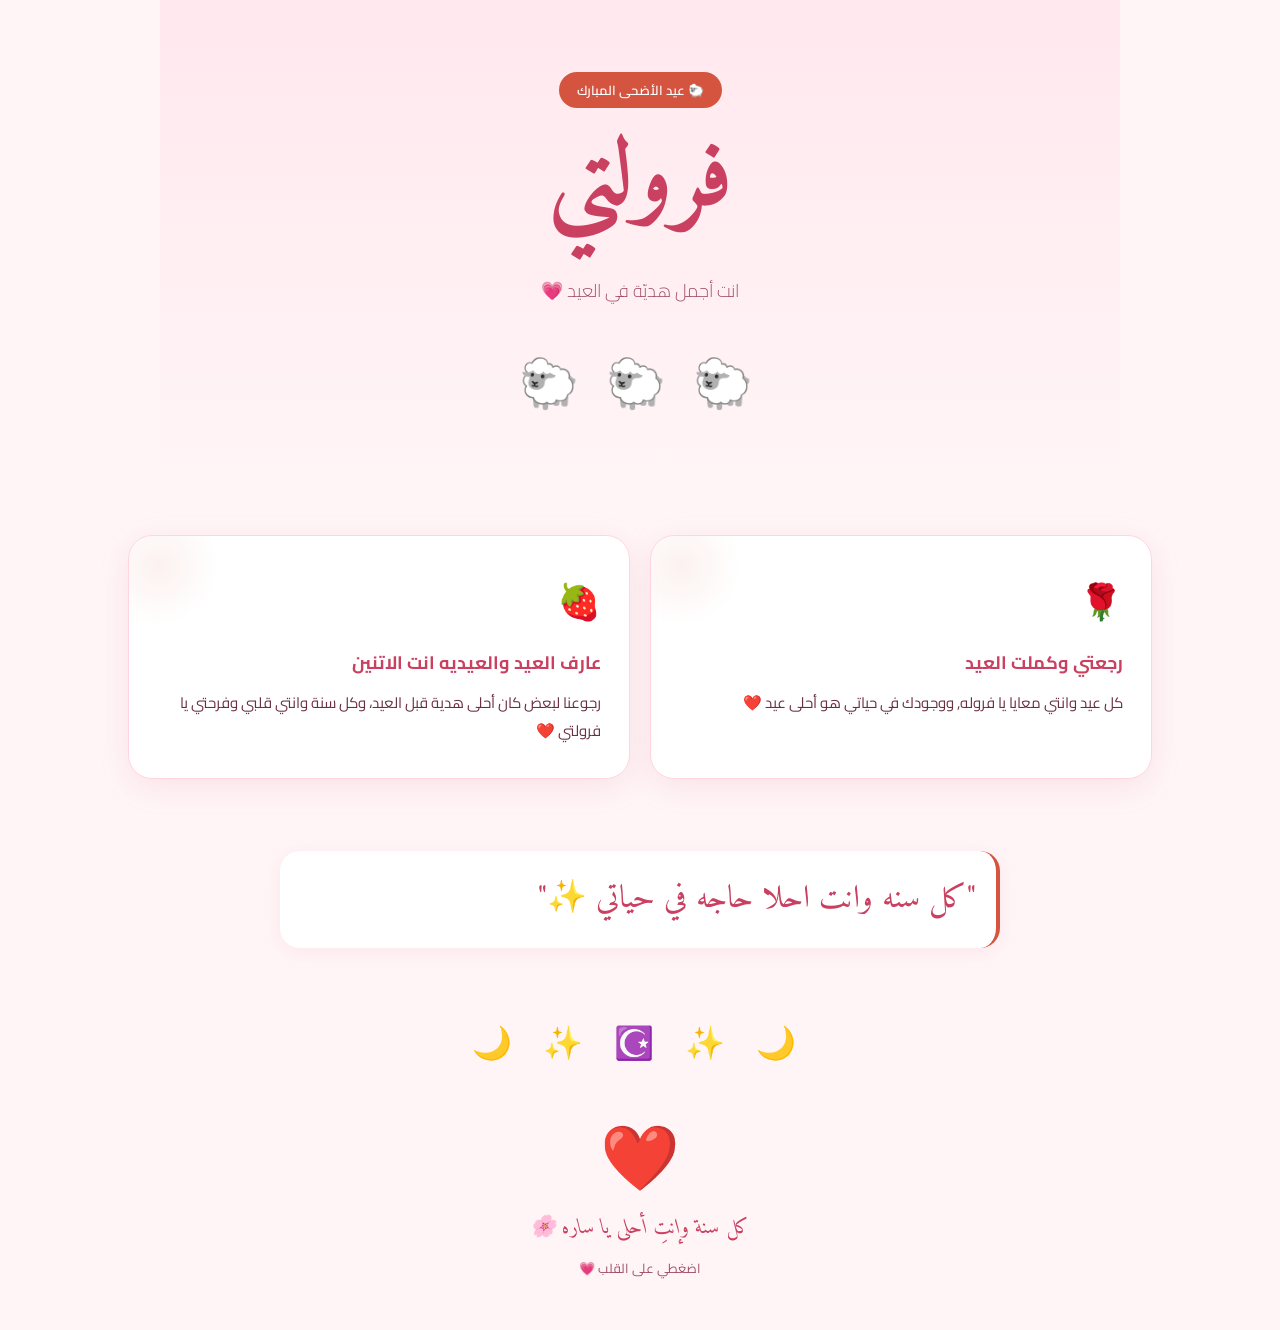
<file: index.html>
<!DOCTYPE html>
<html lang="ar" dir="rtl">
  <head>
    <meta charset="UTF-8" />
    <meta name="viewport" content="width=device-width, initial-scale=1.0" />
    <title>عيد الأضحى - ساره</title>
    <link rel="stylesheet" href="./styles.css" />
  </head>
  <body>
    <main class="main">
      <div class="floating-hearts" id="floatingHearts" aria-hidden="true"></div>

      <section class="hero">
        <div class="eid-badge">🐑 عيد الأضحى المبارك</div>
        <h1 class="name-title">فرولتي</h1>
        <br>
        <p class="subtitle">انت أجمل هديّة في العيد 💗</p>
        <div class="sheep-row" id="sheepRow" aria-hidden="true"></div>
      </section>

      <section class="card-section" id="cardSection"></section>

      <section class="big-message">
        <blockquote class="arabic-quote">
          "كل سنه وانت احلا حاجه في حياتي ✨"
        </blockquote>
      </section>

      <div class="eid-sparkle" aria-hidden="true">🌙 ✨ ☪️ ✨ 🌙</div>

      <footer class="footer-heart">
        <button class="heart-big" id="burstButton" type="button" aria-label="اضغطي على القلب">
          ❤️
        </button>
        <div class="footer-name">كل سنة وإنتِ أحلى يا ساره 🌸</div>
        <p class="footer-hint">اضغطي على القلب 💗</p>
      </footer>
    </main>

    <script src="./script.js"></script>
  </body>
</html>
</file>
<file: styles.css>
@import url('https://fonts.googleapis.com/css2?family=Amiri:ital,wght@0,400;0,700;1,400&family=Cairo:wght@300;400;600;700&display=swap');

* {
  margin: 0;
  padding: 0;
  box-sizing: border-box;
}

body {
  margin: 0;
  background: #fff5f7;
}

.main {
  position: relative;
  min-height: 100vh;
  min-width: 320px;
  overflow-x: hidden;
  direction: rtl;
  font-family: "Cairo", sans-serif;
  background: #fff5f7;
}

.floating-hearts {
  position: fixed;
  top: 0;
  left: 0;
  width: 100%;
  height: 100%;
  overflow: hidden;
  pointer-events: none;
  z-index: 0;
}

.fh {
  position: absolute;
  opacity: 0;
  animation: floatUp 8s ease-in infinite;
}

.hero,
.card-section,
.big-message,
.eid-sparkle,
.footer-heart {
  position: relative;
  z-index: 1;
}

.hero {
  max-width: 960px;
  margin: 0 auto;
  text-align: center;
  padding: 60px 20px 40px;
  background: linear-gradient(180deg, #ffe8ee 0%, #fff5f7 100%);
}

.eid-badge {
  display: inline-block;
  margin-bottom: 20px;
  padding: 6px 18px;
  border-radius: 20px;
  background: #d4543f;
  color: #fff;
  font-size: 13px;
  font-weight: 600;
  animation: pulse 2s ease-in-out infinite;
}

.name-title {
  margin-bottom: 10px;
  color: #c94060;
  font-family: "Amiri", serif;
  font-size: clamp(3rem, 10vw, 6rem);
  line-height: 1.1;
  opacity: 0;
  animation: fadeSlideDown 1.2s ease forwards;
}

.subtitle {
  margin-bottom: 30px;
  color: #a05068;
  font-size: 16px;
  font-weight: 300;
  opacity: 0;
  animation: fadeIn 1.8s ease forwards;
}

.sheep-row {
  margin: 20px 0;
  font-size: 3rem;
  letter-spacing: 8px;
  animation: bounceIn 1s ease 0.5s both;
}

.card-section {
  display: grid;
  gap: 20px;
  max-width: 960px;
  margin: 0 auto;
  padding: 30px 20px;
}

.love-card {
  position: relative;
  overflow: hidden;
  padding: 32px 28px;
  border: 1.5px solid #ffd6e0;
  border-radius: 24px;
  background: #fff;
  box-shadow: 0 8px 32px rgba(201, 64, 96, 0.1);
  height: 100%;
  opacity: 0;
  animation: slideUp 0.8s ease forwards;
}

.love-card:nth-child(1) {
  animation-delay: 0.2s;
}

.love-card:nth-child(2) {
  animation-delay: 0.5s;
}

.love-card::before {
  content: "";
  position: absolute;
  top: -30px;
  left: -30px;
  width: 120px;
  height: 120px;
  border-radius: 50%;
  background: radial-gradient(circle, rgba(212, 84, 63, 0.08) 0%, transparent 70%);
}

.card-icon {
  display: block;
  margin-bottom: 12px;
  font-size: 2.2rem;
}

.card-title {
  margin-bottom: 10px;
  color: #c94060;
  font-size: 18px;
  font-weight: 700;
}

.card-text {
  color: #6b3040;
  font-size: 15px;
  font-weight: 400;
  line-height: 1.9;
}

.big-message {
  max-width: 960px;
  margin: 0 auto;
  padding: 40px 20px 20px;
  text-align: center;
}

.arabic-quote {
  max-width: 720px;
  margin: 0 auto 30px;
  padding: 20px;
  border-right: 4px solid #d4543f;
  border-radius: 20px;
  background: #fff;
  box-shadow: 0 4px 20px rgba(201, 64, 96, 0.08);
  color: #c94060;
  font-family: "Amiri", serif;
  font-size: clamp(1.4rem, 4vw, 2rem);
  line-height: 1.8;
  text-align: right;
}

.eid-sparkle {
  padding: 10px;
  font-size: 2rem;
  letter-spacing: 12px;
  text-align: center;
  animation: glow 6s linear infinite;
}

.footer-heart {
  padding: 40px 20px 50px;
  text-align: center;
}

.heart-big {
  display: inline-block;
  min-width: 72px;
  min-height: 72px;
  padding: 0;
  border: 0;
  border-radius: 50%;
  background: transparent;
  color: inherit;
  cursor: pointer;
  font-size: 4rem;
  line-height: 1;
  touch-action: manipulation;
  animation: heartbeat 1.2s ease-in-out infinite;
}

.footer-name {
  margin-top: 16px;
  color: #c94060;
  font-family: "Amiri", serif;
  font-size: 1.3rem;
  font-style: italic;
}

.footer-hint {
  margin-top: 10px;
  color: #a05068;
  font-size: 13px;
}

.heart-burst {
  position: fixed;
  z-index: 9999;
  font-size: 1.5rem;
  pointer-events: none;
  animation: burstAnim 1.2s ease forwards;
}

@media (max-width: 767px) {
  .hero {
    padding: 44px 16px 32px;
  }

  .eid-badge {
    padding: 6px 14px;
    font-size: 12px;
  }

  .name-title {
    font-size: clamp(2.5rem, 14vw, 4.5rem);
  }

  .subtitle {
    margin-bottom: 24px;
    font-size: 15px;
  }

  .sheep-row {
    margin: 12px 0;
    font-size: 2.35rem;
    letter-spacing: 4px;
  }

  .card-section,
  .big-message,
  .footer-heart {
    padding-left: 16px;
    padding-right: 16px;
  }

  .card-section {
    padding-top: 24px;
    padding-bottom: 24px;
  }

  .love-card {
    padding: 24px 20px;
    border-radius: 20px;
  }

  .card-icon {
    font-size: 2rem;
  }

  .card-title {
    font-size: 17px;
  }

  .card-text {
    font-size: 14px;
    line-height: 1.8;
  }

  .big-message {
    padding-top: 20px;
  }

  .arabic-quote {
    padding: 18px 16px;
    font-size: clamp(1.2rem, 6vw, 1.7rem);
    line-height: 1.7;
  }

  .eid-sparkle {
    font-size: 1.45rem;
    letter-spacing: 6px;
  }

  .footer-heart {
    padding-top: 28px;
    padding-bottom: 40px;
  }

  .heart-big {
    min-width: 64px;
    min-height: 64px;
    font-size: 3.25rem;
  }

  .footer-name {
    font-size: 1.15rem;
  }
}

@media (max-width: 420px) {
  .hero {
    padding-top: 36px;
  }

  .subtitle {
    font-size: 14px;
  }

  .sheep-row {
    font-size: 2rem;
    letter-spacing: 2px;
  }

  .love-card {
    padding: 20px 16px;
  }

  .arabic-quote {
    padding: 16px 14px;
    border-right-width: 3px;
  }

  .eid-sparkle {
    font-size: 1.2rem;
    letter-spacing: 4px;
  }

  .footer-name {
    font-size: 1.05rem;
  }
}

@media (min-width: 768px) {
  .hero {
    padding: 72px 28px 48px;
  }

  .card-section {
    grid-template-columns: repeat(2, minmax(0, 1fr));
    align-items: stretch;
    padding: 40px 28px;
  }

  .big-message {
    padding: 32px 28px 24px;
  }
}

@media (min-width: 1200px) {
  .name-title {
    font-size: 6rem;
  }

  .subtitle {
    font-size: 18px;
  }

  .card-section,
  .big-message {
    max-width: 1080px;
  }
}

@keyframes floatUp {
  0% {
    opacity: 0;
    transform: translateY(100vh) rotate(-15deg);
  }

  10% {
    opacity: 0.7;
  }

  80% {
    opacity: 0.5;
  }

  100% {
    opacity: 0;
    transform: translateY(-20vh) rotate(15deg);
  }
}

@keyframes pulse {
  0%,
  100% {
    transform: scale(1);
  }

  50% {
    transform: scale(1.05);
  }
}

@keyframes fadeSlideDown {
  from {
    opacity: 0;
    transform: translateY(-30px);
  }

  to {
    opacity: 1;
    transform: translateY(0);
  }
}

@keyframes fadeIn {
  from {
    opacity: 0;
  }

  to {
    opacity: 1;
  }
}

@keyframes bounceIn {
  0% {
    opacity: 0;
    transform: scale(0.3);
  }

  60% {
    opacity: 1;
    transform: scale(1.1);
  }

  80% {
    transform: scale(0.95);
  }

  100% {
    transform: scale(1);
  }
}

@keyframes slideUp {
  from {
    opacity: 0;
    transform: translateY(40px);
  }

  to {
    opacity: 1;
    transform: translateY(0);
  }
}

@keyframes glow {
  0% {
    opacity: 0.5;
  }

  50% {
    opacity: 1;
  }

  100% {
    opacity: 0.5;
  }
}

@keyframes heartbeat {
  0%,
  100% {
    transform: scale(1);
  }

  14% {
    transform: scale(1.2);
  }

  28% {
    transform: scale(1);
  }

  42% {
    transform: scale(1.15);
  }

  70% {
    transform: scale(1);
  }
}

@keyframes burstAnim {
  0% {
    opacity: 1;
    transform: translateY(0) scale(0.5);
  }

  100% {
    opacity: 0;
    transform: translateY(-120px) scale(1.5);
  }
}
</file>
